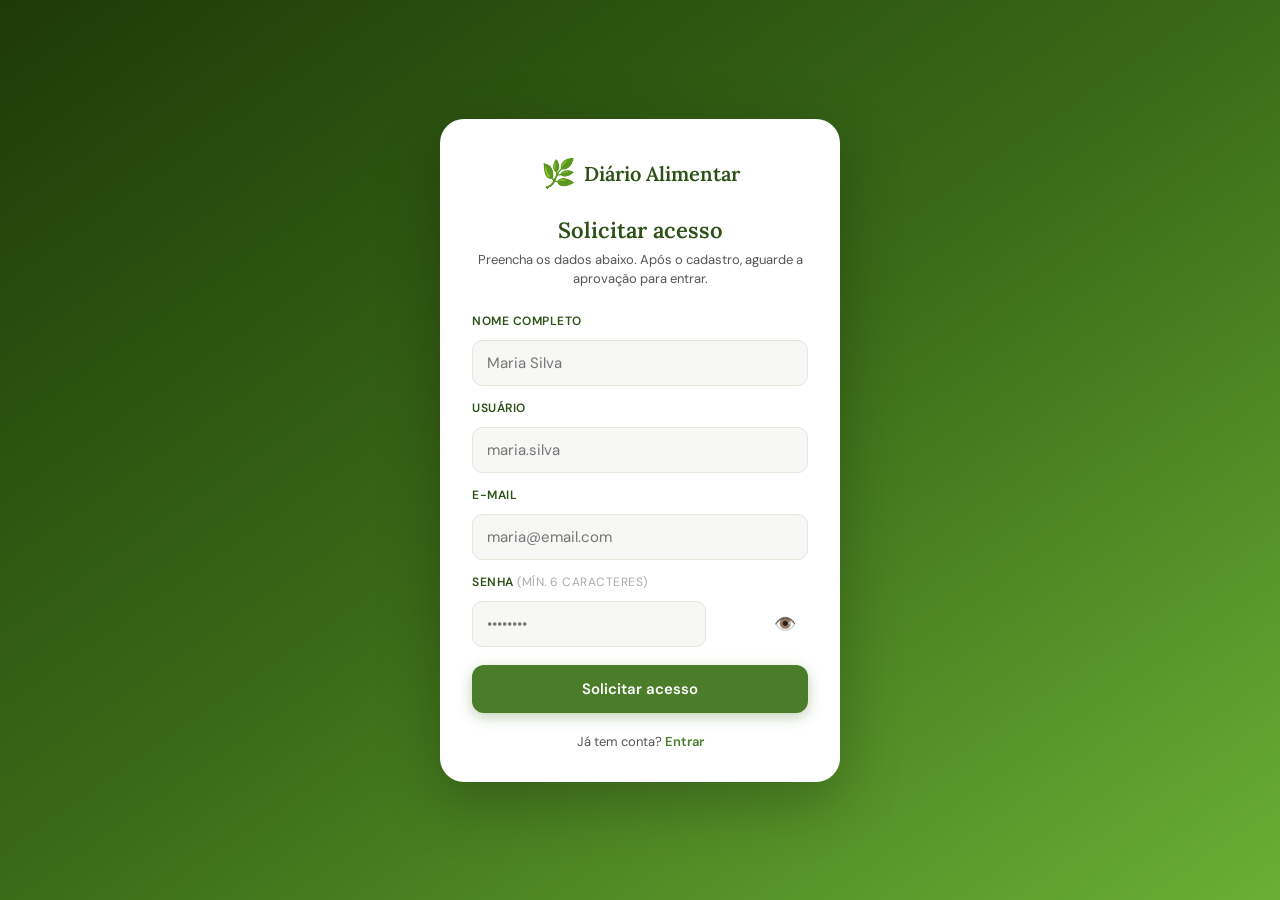
<file: templates/cadastro.html>
<!DOCTYPE html>
<html lang="pt-BR">
<head>
  <meta charset="UTF-8"/>
  <meta name="viewport" content="width=device-width,initial-scale=1.0,maximum-scale=1.0"/>
  <title>Cadastro — Diário Alimentar</title>
  <link rel="preconnect" href="https://fonts.googleapis.com">
  <link href="https://fonts.googleapis.com/css2?family=Lora:wght@400;600&family=DM+Sans:wght@300;400;500;600&display=swap" rel="stylesheet">
  <link rel="stylesheet" href="/static/style.css"/>
  <link rel="stylesheet" href="/static/auth.css"/>
  <link rel="manifest" href="/manifest.json"/>
  <meta name="theme-color" content="#1E3A08"/>
  <meta name="mobile-web-app-capable" content="yes"/>
  <meta name="apple-mobile-web-app-capable" content="yes"/>
  <meta name="apple-mobile-web-app-status-bar-style" content="black-translucent"/>
  <meta name="apple-mobile-web-app-title" content="Diário Alimentar"/>
  <link rel="apple-touch-icon" href="/static/icons/icon-192.png"/>
</head>
<body class="auth-body">
  <div class="auth-card" id="formCard">
    <div class="auth-logo">
      <span class="logo-leaf">🌿</span>
      <span class="auth-logo-text">Diário Alimentar</span>
    </div>
    <h1 class="auth-titulo">Solicitar acesso</h1>
    <p class="auth-sub">Preencha os dados abaixo. Após o cadastro, aguarde a aprovação para entrar.</p>

    <div id="auth-erro" class="auth-erro" style="display:none"></div>

    <div class="auth-form">
      <div class="auth-campo">
        <label>Nome completo</label>
        <input type="text" id="nome" placeholder="Maria Silva" autocomplete="name"/>
      </div>
      <div class="auth-campo">
        <label>Usuário</label>
        <input type="text" id="username" placeholder="maria.silva" autocapitalize="none" autocomplete="username"/>
      </div>
      <div class="auth-campo">
        <label>E-mail</label>
        <input type="email" id="email" placeholder="maria@email.com" autocomplete="email"/>
      </div>
      <div class="auth-campo">
        <label>Senha <span style="font-weight:400;color:#aaa">(mín. 6 caracteres)</span></label>
        <div class="senha-wrap">
          <input type="password" id="senha" placeholder="••••••••" autocomplete="new-password"/>
          <button type="button" class="btn-olho" id="olhoSenha" tabindex="-1">👁️</button>
        </div>
      </div>
      <button class="auth-btn" id="btnCadastro">Solicitar acesso</button>
    </div>
    <p class="auth-link">Já tem conta? <a href="/login">Entrar</a></p>
  </div>

  <!-- Tela de sucesso -->
  <div class="auth-card" id="successCard" style="display:none; text-align:center">
    <div style="font-size:56px;margin-bottom:12px">✅</div>
    <h1 class="auth-titulo">Solicitação enviada!</h1>
    <p class="auth-sub" style="margin-top:8px">
      Seu cadastro foi recebido e está aguardando aprovação.<br>
      Quando liberado, você poderá entrar normalmente.
    </p>
    <a href="/login" class="auth-btn" style="display:block;margin-top:24px;text-decoration:none;text-align:center">Voltar ao login</a>
  </div>

  <style>
    .senha-wrap { position: relative; }
    .senha-wrap input { padding-right: 42px !important; }
    .btn-olho {
      position: absolute; right: 12px; top: 50%; transform: translateY(-50%);
      background: none; border: none; cursor: pointer; padding: 0;
      color: #aaa; font-size: 18px; line-height: 1; display: flex; align-items: center;
    }
    .btn-olho:hover { color: var(--verde-medio); }
  </style>
  <script>
    const btn  = document.getElementById('btnCadastro');
    const erro = document.getElementById('auth-erro');

    btn.addEventListener('click', async () => {
      const nome     = document.getElementById('nome').value.trim();
      const username = document.getElementById('username').value.trim().toLowerCase();
      const email    = document.getElementById('email').value.trim().toLowerCase();
      const senha    = document.getElementById('senha').value;
      if (!nome || !username || !email || !senha) { show('Preencha todos os campos.'); return; }
      btn.textContent = 'Enviando...'; btn.disabled = true;
      try {
        const r = await fetch('/api/cadastro', {
          method:'POST', headers:{'Content-Type':'application/json'},
          body: JSON.stringify({nome, username, email, senha})
        });
        const d = await r.json();
        if (d.sucesso) {
          document.getElementById('formCard').style.display = 'none';
          document.getElementById('successCard').style.display = 'block';
        } else { show(d.erro); }
      } catch { show('Erro de conexão.'); }
      finally { btn.textContent = 'Solicitar acesso'; btn.disabled = false; }
    });

    function show(msg) { erro.textContent = msg; erro.style.display = 'block'; }
    document.getElementById('olhoSenha').addEventListener('click', () => {
      const inp = document.getElementById('senha');
      inp.type = inp.type === 'password' ? 'text' : 'password';
    });
  </script>
</body>
</html>
</file>
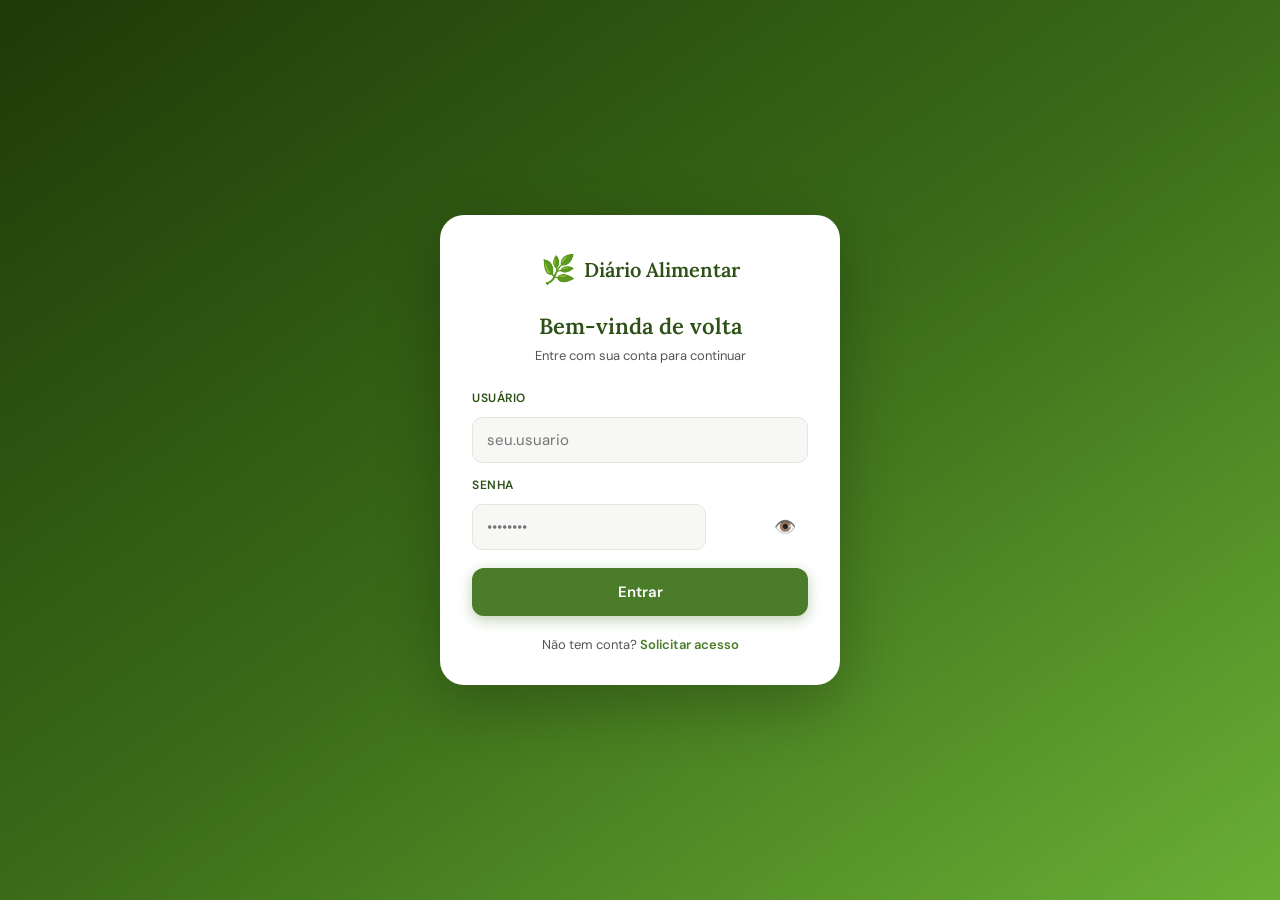
<file: templates/login.html>
<!DOCTYPE html>
<html lang="pt-BR">
<head>
  <meta charset="UTF-8"/>
  <meta name="viewport" content="width=device-width,initial-scale=1.0,maximum-scale=1.0"/>
  <title>Entrar — Diário Alimentar</title>
  <link rel="preconnect" href="https://fonts.googleapis.com">
  <link href="https://fonts.googleapis.com/css2?family=Lora:wght@400;600&family=DM+Sans:wght@300;400;500;600&display=swap" rel="stylesheet">
  <link rel="stylesheet" href="/static/style.css"/>
  <link rel="stylesheet" href="/static/auth.css"/>
  <link rel="manifest" href="/manifest.json"/>
  <meta name="theme-color" content="#1E3A08"/>
  <meta name="mobile-web-app-capable" content="yes"/>
  <meta name="apple-mobile-web-app-capable" content="yes"/>
  <meta name="apple-mobile-web-app-status-bar-style" content="black-translucent"/>
  <meta name="apple-mobile-web-app-title" content="Diário Alimentar"/>
  <link rel="apple-touch-icon" href="/static/icons/icon-192.png"/>
</head>
<body class="auth-body">
  <div class="auth-card">
    <div class="auth-logo">
      <span class="logo-leaf">🌿</span>
      <span class="auth-logo-text">Diário Alimentar</span>
    </div>
    <h1 class="auth-titulo">Bem-vinda de volta</h1>
    <p class="auth-sub">Entre com sua conta para continuar</p>

    <div id="auth-erro" class="auth-erro" style="display:none"></div>

    <div class="auth-form">
      <div class="auth-campo">
        <label>Usuário</label>
        <input type="text" id="username" placeholder="seu.usuario" autocomplete="username" autocapitalize="none"/>
      </div>
      <div class="auth-campo">
        <label>Senha</label>
        <div class="senha-wrap">
          <input type="password" id="senha" placeholder="••••••••" autocomplete="current-password"/>
          <button type="button" class="btn-olho" id="olhoSenha" tabindex="-1">👁️</button>
        </div>
      </div>
      <button class="auth-btn" id="btnLogin">Entrar</button>
    </div>

    <p class="auth-link">Não tem conta? <a href="/cadastro">Solicitar acesso</a></p>
  </div>

  <style>
    .senha-wrap { position: relative; }
    .senha-wrap input { padding-right: 42px !important; }
    .btn-olho {
      position: absolute; right: 12px; top: 50%; transform: translateY(-50%);
      background: none; border: none; cursor: pointer; padding: 0;
      color: #aaa; font-size: 18px; line-height: 1; display: flex; align-items: center;
    }
    .btn-olho:hover { color: var(--verde-medio); }
  </style>
  <script>
    const btn = document.getElementById('btnLogin');
    const erro = document.getElementById('auth-erro');

    async function login() {
      const username = document.getElementById('username').value.trim();
      const senha    = document.getElementById('senha').value;
      if (!username || !senha) { mostrarErro('Preencha todos os campos.'); return; }
      btn.textContent = 'Entrando...'; btn.disabled = true;
      try {
        const r = await fetch('/api/login', {
          method:'POST', headers:{'Content-Type':'application/json'},
          body: JSON.stringify({username, senha})
        });
        const d = await r.json();
        if (d.sucesso) { window.location.href = '/'; }
        else { mostrarErro(d.erro); }
      } catch { mostrarErro('Erro de conexão. Tente novamente.'); }
      finally { btn.textContent = 'Entrar'; btn.disabled = false; }
    }

    function mostrarErro(msg) {
      erro.textContent = msg; erro.style.display = 'block';
    }

    btn.addEventListener('click', login);
    document.getElementById('olhoSenha').addEventListener('click', () => {
      const inp = document.getElementById('senha');
      inp.type = inp.type === 'password' ? 'text' : 'password';
    });
    document.addEventListener('keydown', e => { if (e.key === 'Enter') login(); });
  </script>
</body>
</html>
</file>
<file: static/style.css>
/* ===== RESET & BASE ===== */
*, *::before, *::after { box-sizing: border-box; margin: 0; padding: 0; }

:root {
  --verde-escuro: #2D5016;
  --verde-medio: #4A7C2A;
  --verde-claro: #7CB84A;
  --verde-palido: #C8E6A0;
  --verde-bg: #F0F7E8;
  --amarelo-lanche: #F5C842;
  --amarelo-lanche-bg: #FFF8DC;
  --roxo-belisco: #6B3FA0;
  --roxo-belisco-bg: #F3EEFF;
  --roxo-belisco-borda: #D8C5F5;
  --branco: #FFFFFF;
  --cinza-leve: #F7F7F5;
  --cinza-borda: #E2E8DA;
  --cinza-texto: #555;
  --sombra: 0 2px 12px rgba(45,80,22,0.10);
  --sombra-forte: 0 6px 24px rgba(45,80,22,0.15);
  --radius: 16px;
  --radius-sm: 10px;
}

html { font-size: 16px; }

body {
  font-family: 'DM Sans', sans-serif;
  background: var(--verde-bg);
  color: #2a2a2a;
  min-height: 100vh;
  padding-bottom: 40px;
}

/* ===== HEADER ===== */
.header {
  background: var(--verde-escuro);
  padding: 0;
  position: sticky;
  top: 0;
  z-index: 100;
  box-shadow: 0 2px 16px rgba(0,0,0,0.18);
}

.header-inner {
  max-width: 520px;
  margin: 0 auto;
  padding: 14px 18px;
  display: flex;
  align-items: center;
  justify-content: space-between;
}

.logo { display: flex; align-items: center; gap: 8px; }
.logo-leaf { font-size: 22px; }
.logo-text {
  font-family: 'Lora', serif;
  font-size: 18px;
  font-weight: 600;
  color: #fff;
  letter-spacing: 0.3px;
}

.btn-pdf {
  display: flex;
  align-items: center;
  gap: 6px;
  background: rgba(255,255,255,0.12);
  border: 1.5px solid rgba(255,255,255,0.3);
  color: #fff;
  font-family: 'DM Sans', sans-serif;
  font-size: 13px;
  font-weight: 500;
  padding: 7px 13px;
  border-radius: 20px;
  cursor: pointer;
  transition: background 0.2s;
  text-decoration: none;
}
.btn-pdf:hover { background: rgba(255,255,255,0.22); }

/* Header em mobile: esconde nome e compacta botões */
@media (max-width: 480px) {
  #nomeUsuario { display: none !important; }

  .btn-pdf {
    padding: 6px 10px;
    font-size: 12px;
    gap: 4px;
  }

  .header-inner {
    gap: 6px;
    padding: 12px 12px;
  }
}

/* ===== CALENDÁRIO ===== */
.calendario-wrapper {
  max-width: 520px;
  margin: 0 auto;
  background: var(--branco);
  padding: 16px 16px 12px;
  border-radius: 0 0 var(--radius) var(--radius);
  box-shadow: var(--sombra);
  margin-bottom: 18px;
}

.calendario-header {
  display: flex;
  align-items: center;
  justify-content: space-between;
  margin-bottom: 10px;
}

.cal-nav {
  background: none;
  border: none;
  font-size: 26px;
  color: var(--verde-medio);
  cursor: pointer;
  padding: 0 8px;
  line-height: 1;
  transition: color 0.15s;
}
.cal-nav:hover { color: var(--verde-escuro); }

.cal-mes-ano {
  font-family: 'Lora', serif;
  font-size: 16px;
  font-weight: 600;
  color: var(--verde-escuro);
  text-transform: capitalize;
}

.cal-dias-semana {
  display: grid;
  grid-template-columns: repeat(7, 1fr);
  text-align: center;
  margin-bottom: 6px;
}
.cal-dias-semana span {
  font-size: 11px;
  font-weight: 600;
  color: var(--verde-medio);
  text-transform: uppercase;
  letter-spacing: 0.5px;
  padding: 4px 0;
}

.cal-grid {
  display: grid;
  grid-template-columns: repeat(7, 1fr);
  gap: 3px;
}

.cal-dia {
  aspect-ratio: 1;
  display: flex;
  align-items: center;
  justify-content: center;
  border-radius: 50%;
  font-size: 13px;
  font-weight: 500;
  cursor: pointer;
  transition: all 0.15s;
  position: relative;
  color: #333;
}

.cal-dia:hover:not(.vazio):not(.outro-mes) {
  background: var(--verde-palido);
  color: var(--verde-escuro);
}

.cal-dia.outro-mes { color: #ccc; cursor: default; }
.cal-dia.hoje { border: 2px solid var(--verde-claro); color: var(--verde-escuro); font-weight: 700; }
.cal-dia.selecionado { background: var(--verde-medio) !important; color: #fff !important; font-weight: 700; }

.cal-dia.tem-registro::after {
  content: '';
  position: absolute;
  bottom: 3px;
  width: 5px;
  height: 5px;
  border-radius: 50%;
  background: var(--verde-claro);
}
.cal-dia.selecionado::after { background: rgba(255,255,255,0.7); }

/* ===== MAIN ===== */
.main-content {
  max-width: 520px;
  margin: 0 auto;
  padding: 0 14px;
}

.dia-titulo-wrap {
  text-align: center;
  margin-bottom: 14px;
}

.dia-titulo {
  font-family: 'Lora', serif;
  font-size: 20px;
  font-weight: 600;
  color: var(--verde-escuro);
  text-transform: capitalize;
}

.dia-sub {
  font-size: 13px;
  color: var(--cinza-texto);
  display: block;
  margin-top: 2px;
}

/* ===== OBSERVAÇÃO DO DIA ===== */
.obs-dia-wrap {
  background: var(--branco);
  border: 1.5px solid var(--cinza-borda);
  border-radius: var(--radius-sm);
  margin-bottom: 16px;
  overflow: hidden;
  box-shadow: 0 1px 6px rgba(45,80,22,0.06);
}

.obs-dia-bar {
  display: flex;
  align-items: center;
  justify-content: space-between;
  padding: 10px 14px;
  cursor: pointer;
  transition: background 0.15s;
}
.obs-dia-bar:hover { background: var(--cinza-leve); }
.obs-dia-bar.tem-obs { border-left: 3px solid var(--verde-claro); }

.obs-dia-label {
  font-size: 13px;
  font-weight: 500;
  color: var(--cinza-texto);
}
.obs-dia-bar.tem-obs .obs-dia-label { color: var(--verde-medio); font-weight: 600; }

.obs-dia-toggle {
  background: none;
  border: none;
  color: var(--cinza-texto);
  font-size: 14px;
  cursor: pointer;
  padding: 0 4px;
}

.obs-dia-body {
  padding: 10px 14px 12px;
  border-top: 1px solid var(--cinza-borda);
}

.obs-dia-textarea {
  width: 100%;
  border: 1.5px solid var(--cinza-borda);
  border-radius: 8px;
  padding: 10px 12px;
  font-family: 'DM Sans', sans-serif;
  font-size: 13px;
  color: #333;
  resize: vertical;
  outline: none;
  background: var(--cinza-leve);
  line-height: 1.5;
  transition: border-color 0.2s;
}
.obs-dia-textarea:focus { border-color: var(--verde-claro); background: #fff; }

.obs-dia-footer {
  display: flex;
  justify-content: flex-end;
  margin-top: 8px;
}

.obs-salvar-btn {
  padding: 7px 18px;
  background: var(--verde-medio);
  color: #fff;
  border: none;
  border-radius: 20px;
  font-family: 'DM Sans', sans-serif;
  font-size: 13px;
  font-weight: 600;
  cursor: pointer;
  transition: background 0.2s;
}
.obs-salvar-btn:hover { background: var(--verde-escuro); }

/* ===== PERÍODOS ===== */
.periodos { display: flex; flex-direction: column; gap: 14px; }

.periodo-card {
  background: var(--branco);
  border-radius: var(--radius);
  box-shadow: var(--sombra);
  overflow: hidden;
  border: 1.5px solid var(--cinza-borda);
}

.periodo-header {
  display: flex;
  align-items: center;
  gap: 8px;
  padding: 10px 12px;
  background: var(--cinza-leve);
  border-bottom: 1px solid var(--cinza-borda);
  flex-wrap: wrap;
}

.periodo-icon { font-size: 18px; }

.periodo-nome {
  font-family: 'Lora', serif;
  font-size: 15px;
  font-weight: 600;
  color: var(--verde-escuro);
  flex: 1;
}

.periodo-actions {
  display: flex;
  gap: 5px;
  flex-wrap: wrap;
}

.btn-add-tipo {
  font-family: 'DM Sans', sans-serif;
  font-size: 11px;
  font-weight: 600;
  padding: 4px 9px;
  border-radius: 20px;
  border: 1.5px solid var(--verde-medio);
  background: var(--branco);
  color: var(--verde-medio);
  cursor: pointer;
  transition: all 0.15s;
  white-space: nowrap;
}
.btn-add-tipo:hover { background: var(--verde-medio); color: #fff; }

.btn-lanche { border-color: #C8960A; color: #8B6914; }
.btn-lanche:hover { background: #C8960A; color: #fff; }

.btn-belisco { border-color: var(--roxo-belisco); color: var(--roxo-belisco); }
.btn-belisco:hover { background: var(--roxo-belisco); color: #fff; }

.periodo-entradas {
  padding: 10px 14px;
  display: flex;
  flex-direction: column;
  gap: 10px;
  min-height: 10px;
}

/* ===== ENTRADAS SALVAS ===== */
.entrada-card {
  border-radius: var(--radius-sm);
  padding: 10px 12px;
  position: relative;
}

.entrada-card.tipo-refeicao { background: var(--verde-bg); border: 1px solid var(--verde-palido); }
.entrada-card.tipo-lanche   { background: var(--amarelo-lanche-bg); border: 1px solid #F0D97A; }
.entrada-card.tipo-belisco  { background: var(--roxo-belisco-bg); border: 1px solid var(--roxo-belisco-borda); }

.entrada-horario {
  font-size: 11px;
  font-weight: 600;
  color: var(--cinza-texto);
  text-transform: uppercase;
  letter-spacing: 0.5px;
  margin-bottom: 4px;
  display: flex;
  align-items: center;
  gap: 5px;
}

.entrada-horario .badge {
  background: var(--verde-escuro);
  color: #fff;
  border-radius: 8px;
  padding: 1px 7px;
  font-size: 10px;
}
.entrada-card.tipo-lanche .entrada-horario .badge  { background: #8B6914; }
.entrada-card.tipo-belisco .entrada-horario .badge { background: var(--roxo-belisco); }

.entrada-alimentos { margin-top: 4px; }

.alimento-item {
  font-size: 13px;
  color: #333;
  padding: 1px 0;
  display: flex;
  align-items: baseline;
  gap: 4px;
}
.alimento-item::before { content: '•'; color: var(--verde-claro); font-size: 16px; line-height: 1; }
.entrada-card.tipo-lanche .alimento-item::before  { content: '🥪'; font-size: 12px; }
.entrada-card.tipo-belisco .alimento-item::before { content: '🍬'; font-size: 12px; }

.alimento-medida { font-size: 12px; color: var(--cinza-texto); font-weight: 500; }

.alimento-ingredientes {
  font-size: 11px;
  color: #999;
  font-style: italic;
  padding-left: 18px;
  margin-bottom: 2px;
  line-height: 1.4;
}



/* ===== MODAL ===== */
.modal-overlay {
  display: none;
  position: fixed;
  inset: 0;
  background: rgba(0,0,0,0.45);
  z-index: 200;
  align-items: flex-end;
  justify-content: center;
  padding: 0;
}
.modal-overlay.aberto { display: flex; animation: fadeInOverlay 0.2s ease; }

@keyframes fadeInOverlay { from{opacity:0} to{opacity:1} }

.modal {
  background: var(--branco);
  width: 100%;
  max-width: 520px;
  border-radius: 22px 22px 0 0;
  max-height: 88vh;
  overflow-y: auto;
  animation: slideUp 0.28s cubic-bezier(.34,1.3,.64,1);
}

.modal-pequeno { max-height: 60vh; }

@keyframes slideUp { from{transform:translateY(100%)} to{transform:translateY(0)} }

.modal-header {
  display: flex;
  align-items: center;
  justify-content: space-between;
  padding: 18px 20px 12px;
  border-bottom: 1px solid var(--cinza-borda);
  position: sticky;
  top: 0;
  background: var(--branco);
  z-index: 1;
}

.modal-titulo {
  font-family: 'Lora', serif;
  font-size: 17px;
  font-weight: 600;
  color: var(--verde-escuro);
}

.modal-close {
  background: var(--cinza-leve);
  border: none;
  width: 30px;
  height: 30px;
  border-radius: 50%;
  font-size: 15px;
  color: var(--cinza-texto);
  cursor: pointer;
  display: flex;
  align-items: center;
  justify-content: center;
}

.modal-body { padding: 16px 20px; }

.modal-footer {
  padding: 14px 20px 24px;
  display: flex;
  gap: 10px;
  border-top: 1px solid var(--cinza-borda);
  position: sticky;
  bottom: 0;
  background: var(--branco);
}

/* ===== INPUTS ===== */
label, .label-alimentos {
  display: block;
  font-size: 12px;
  font-weight: 600;
  color: var(--verde-escuro);
  text-transform: uppercase;
  letter-spacing: 0.5px;
  margin-bottom: 6px;
}
.label-alimentos { margin-top: 14px; }

.campo-horario { margin-bottom: 4px; }

.input-horario {
  width: 100%;
  padding: 10px 14px;
  border: 1.5px solid var(--cinza-borda);
  border-radius: var(--radius-sm);
  font-family: 'DM Sans', sans-serif;
  font-size: 15px;
  color: #333;
  outline: none;
  background: var(--cinza-leve);
  transition: border-color 0.2s;
}
.input-horario:focus { border-color: var(--verde-claro); background: #fff; }

/* Linha de alimento */
.alimento-row-wrap {
  background: var(--cinza-leve);
  border: 1.5px solid var(--cinza-borda);
  border-radius: var(--radius-sm);
  padding: 10px;
  margin-bottom: 8px;
  position: relative;
  transition: border-color 0.2s;
}
.alimento-row-wrap:focus-within { border-color: var(--verde-claro); }

.alimento-acoes-topo {
  display: flex;
  align-items: center;
  gap: 4px;
  width: 100%;
}

.input-alimento {
  flex: 1;
  border: none;
  background: transparent;
  font-family: 'DM Sans', sans-serif;
  font-size: 14px;
  color: #333;
  outline: none;
  padding: 2px 0;
  min-width: 0;
}
.input-alimento::placeholder { color: #aaa; }

/* Botão de ingredientes */
.btn-ingredientes {
  background: none;
  border: 1.5px solid #ddd;
  border-radius: 8px;
  padding: 3px 7px;
  font-size: 14px;
  cursor: pointer;
  color: #bbb;
  transition: all 0.15s;
  flex-shrink: 0;
  line-height: 1.4;
}
.btn-ingredientes:hover { border-color: var(--verde-claro); color: var(--verde-medio); background: var(--verde-bg); }
.btn-ingredientes.tem-ingredientes { border-color: var(--verde-medio); color: var(--verde-medio); background: var(--verde-bg); }

.btn-remover-alimento {
  background: none;
  border: none;
  font-size: 18px;
  color: #ccc;
  cursor: pointer;
  line-height: 1;
  transition: color 0.15s;
  flex-shrink: 0;
  padding: 0 2px;
}
.btn-remover-alimento:hover { color: #e74c3c; }

.alimento-medida-row {
  display: flex;
  gap: 8px;
  margin-top: 8px;
}

.input-qtd {
  width: 90px;
  flex-shrink: 0;
  border: 1.5px solid var(--cinza-borda);
  border-radius: 8px;
  padding: 7px 10px;
  font-family: 'DM Sans', sans-serif;
  font-size: 13px;
  background: #fff;
  outline: none;
  color: #333;
  transition: border-color 0.2s;
}
.input-qtd:focus { border-color: var(--verde-claro); }

.select-unidade {
  flex: 1;
  border: 1.5px solid var(--cinza-borda);
  border-radius: 8px;
  padding: 7px 10px;
  font-family: 'DM Sans', sans-serif;
  font-size: 13px;
  background: #fff;
  outline: none;
  color: #333;
  cursor: pointer;
  transition: border-color 0.2s;
}
.select-unidade:focus { border-color: var(--verde-claro); }

.btn-add-alimento {
  width: 100%;
  padding: 9px;
  border: 2px dashed var(--verde-palido);
  border-radius: var(--radius-sm);
  background: transparent;
  color: var(--verde-medio);
  font-family: 'DM Sans', sans-serif;
  font-size: 13px;
  font-weight: 600;
  cursor: pointer;
  margin-top: 4px;
  transition: all 0.15s;
}
.btn-add-alimento:hover { border-color: var(--verde-medio); background: var(--verde-bg); }

/* Botões do modal */
.btn-cancelar, .btn-salvar {
  flex: 1;
  padding: 13px;
  border-radius: var(--radius-sm);
  font-family: 'DM Sans', sans-serif;
  font-size: 15px;
  font-weight: 600;
  cursor: pointer;
  border: none;
  transition: all 0.15s;
}
.btn-cancelar { background: var(--cinza-leve); color: var(--cinza-texto); }
.btn-cancelar:hover { background: var(--cinza-borda); }
.btn-salvar { background: var(--verde-medio); color: #fff; box-shadow: 0 3px 10px rgba(74,124,42,0.3); }
.btn-salvar:hover { background: var(--verde-escuro); }
.btn-salvar:active { transform: scale(0.98); }

/* PDF obs */
.pdf-obs {
  font-size: 12px;
  color: var(--cinza-texto);
  margin-top: 14px;
  line-height: 1.5;
  background: var(--verde-bg);
  padding: 10px 12px;
  border-radius: 8px;
  border-left: 3px solid var(--verde-claro);
}

/* Vazio */
.vazio-msg { font-size: 13px; color: #bbb; text-align: center; padding: 8px 0 4px; font-style: italic; }

/* ===== RODAPÉ DO SITE ===== */
.site-footer {
  text-align: center;
  margin-top: 40px;
  padding-bottom: 20px;
  font-size: 12px;
  color: #aac08a;
  letter-spacing: 0.2px;
}
.site-footer strong {
  color: var(--verde-medio);
  font-weight: 600;
}

/* Scrollbar */
::-webkit-scrollbar { width: 5px; }
::-webkit-scrollbar-track { background: transparent; }
::-webkit-scrollbar-thumb { background: var(--verde-palido); border-radius: 3px; }

/* Toast */
.toast {
  position: fixed;
  bottom: 30px;
  left: 50%;
  transform: translateX(-50%) translateY(80px);
  background: var(--verde-escuro);
  color: #fff;
  padding: 11px 22px;
  border-radius: 30px;
  font-size: 14px;
  font-weight: 500;
  z-index: 9999;
  transition: transform 0.3s cubic-bezier(.34,1.4,.64,1), opacity 0.3s;
  opacity: 0;
  pointer-events: none;
}
.toast.show { transform: translateX(-50%) translateY(0); opacity: 1; }

/* ── Drag & Drop ── */
.drag-handle {
  display: inline-block;
  cursor: grab;
  color: #ccc;
  font-size: 18px;
  padding: 0 4px 0 0;
  user-select: none;
  touch-action: none;
  vertical-align: middle;
  line-height: 1;
  flex-shrink: 0;
}
.drag-handle:active { cursor: grabbing; }
.alimento-row-wrap.drag-over {
  border-color: var(--verde-claro);
  background: var(--verde-bg);
  box-shadow: 0 0 0 2px var(--verde-palido);
}

/* ── Botões de editar/deletar na entrada ── */
.entrada-btns {
  position: absolute;
  top: 8px;
  right: 8px;
  display: flex;
  flex-direction: row;
  align-items: center;
  gap: 2px;
}
.btn-editar,
.btn-deletar,
.btn-copiar {
  background: none;
  border: none;
  cursor: pointer;
  padding: 3px 5px;
  border-radius: 6px;
  line-height: 1;
  transition: color 0.15s, background 0.15s;
}
.btn-copiar  { font-size: 13px; color: #aaa; }
.btn-editar  { font-size: 13px; color: #aaa; }
.btn-deletar { font-size: 15px; color: #ccc; }
.btn-copiar:hover  { color: #3b82f6; background: #eff6ff; }
.btn-editar:hover  { color: var(--verde-medio); background: var(--verde-bg); }
.btn-deletar:hover { color: #e74c3c; background: #fef0f0; }
/* ── Modal de confirmação ── */
.confirm-overlay {
  display: none;
  position: fixed;
  inset: 0;
  background: rgba(0,0,0,0.45);
  z-index: 999;
  align-items: center;
  justify-content: center;
  padding: 24px;
}
.confirm-overlay.aberto { display: flex; animation: fadeInOverlay 0.18s ease; }

.confirm-box {
  background: var(--branco);
  border-radius: 20px;
  padding: 28px 24px 20px;
  width: 100%;
  max-width: 320px;
  box-shadow: 0 12px 40px rgba(0,0,0,0.22);
  animation: scaleIn 0.2s cubic-bezier(.34,1.4,.64,1);
}

@keyframes scaleIn { from{transform:scale(0.88);opacity:0} to{transform:scale(1);opacity:1} }

.confirm-msg {
  font-family: 'DM Sans', sans-serif;
  font-size: 15px;
  color: #222;
  text-align: center;
  margin-bottom: 22px;
  line-height: 1.5;
}

.confirm-btns {
  display: flex;
  gap: 10px;
}

.confirm-btn-cancel, .confirm-btn-ok {
  flex: 1;
  padding: 12px;
  border: none;
  border-radius: 12px;
  font-family: 'DM Sans', sans-serif;
  font-size: 14px;
  font-weight: 600;
  cursor: pointer;
  transition: opacity 0.15s;
}

.confirm-btn-cancel {
  background: var(--cinza-leve);
  color: var(--cinza-texto);
}

.confirm-btn-ok {
  background: var(--verde-medio);
  color: #fff;
}

.confirm-btn-ok.perigo {
  background: #e74c3c;
  color: #fff;
}

.confirm-btn-cancel:hover, .confirm-btn-ok:hover { opacity: 0.82; }

/* ── Busca por alimento ── */
.busca-input-wrap { margin-bottom: 14px; }

.busca-resultados {
  max-height: 55vh;
  overflow-y: auto;
}

.busca-loading, .busca-vazio {
  text-align: center;
  color: #bbb;
  font-size: 13px;
  padding: 24px 0;
  font-style: italic;
}

.busca-grupo { margin-bottom: 14px; }

.busca-data-btn {
  background: var(--verde-bg);
  border: none;
  border-radius: 10px;
  padding: 6px 12px;
  font-family: 'DM Sans', sans-serif;
  font-size: 13px;
  font-weight: 600;
  color: var(--verde-escuro);
  cursor: pointer;
  margin-bottom: 6px;
  transition: background 0.15s;
  display: block;
  width: 100%;
  text-align: left;
}
.busca-data-btn:hover { background: #c8e6a0; }

.busca-ocorrencias {
  display: flex;
  flex-direction: column;
  gap: 4px;
  padding-left: 8px;
}

.busca-item {
  display: flex;
  align-items: center;
  gap: 8px;
  font-size: 13px;
  padding: 5px 8px;
  border-radius: 8px;
  background: var(--cinza-leve);
}

.busca-periodo { font-size: 12px; flex-shrink: 0; }
.busca-nome    { flex: 1; color: #333; font-weight: 500; }
.busca-hora    { font-size: 11px; color: #aaa; flex-shrink: 0; }
.busca-med     { font-weight: 400; color: #888; font-size: 12px; }
</file>
<file: static/auth.css>
.auth-body {
  min-height: 100vh;
  display: flex;
  align-items: center;
  justify-content: center;
  padding: 20px;
  background: linear-gradient(145deg, #1E3A08 0%, #3A6B18 50%, #6AAF35 100%);
}

.auth-card {
  background: #fff;
  border-radius: 24px;
  padding: 36px 32px 32px;
  width: 100%;
  max-width: 400px;
  box-shadow: 0 20px 60px rgba(0,0,0,0.25);
}

.auth-logo {
  display: flex;
  align-items: center;
  justify-content: center;
  gap: 8px;
  margin-bottom: 24px;
}

.logo-leaf { font-size: 28px; }

.auth-logo-text {
  font-family: 'Lora', serif;
  font-size: 20px;
  font-weight: 600;
  color: var(--verde-escuro);
}

.auth-titulo {
  font-family: 'Lora', serif;
  font-size: 22px;
  font-weight: 600;
  color: var(--verde-escuro);
  text-align: center;
  margin-bottom: 6px;
}

.auth-sub {
  font-size: 13px;
  color: var(--cinza-texto);
  text-align: center;
  margin-bottom: 24px;
  line-height: 1.5;
}

.auth-erro {
  background: #FEE2E2;
  border: 1px solid #FECACA;
  color: #B91C1C;
  border-radius: 10px;
  padding: 10px 14px;
  font-size: 13px;
  margin-bottom: 16px;
  line-height: 1.4;
}

.auth-form { display: flex; flex-direction: column; gap: 14px; }

.auth-campo { display: flex; flex-direction: column; gap: 5px; }

.auth-campo label {
  font-size: 12px;
  font-weight: 600;
  color: var(--verde-escuro);
  text-transform: uppercase;
  letter-spacing: 0.5px;
}

.auth-campo input {
  padding: 12px 14px;
  border: 1.5px solid var(--cinza-borda);
  border-radius: 10px;
  font-family: 'DM Sans', sans-serif;
  font-size: 15px;
  color: #333;
  outline: none;
  background: var(--cinza-leve);
  transition: border-color 0.2s, background 0.2s;
}

.auth-campo input:focus {
  border-color: var(--verde-claro);
  background: #fff;
}

.auth-btn {
  margin-top: 4px;
  padding: 14px;
  background: var(--verde-medio);
  color: #fff;
  border: none;
  border-radius: 12px;
  font-family: 'DM Sans', sans-serif;
  font-size: 15px;
  font-weight: 600;
  cursor: pointer;
  transition: background 0.2s, transform 0.1s;
  box-shadow: 0 4px 14px rgba(74,124,42,0.35);
}

.auth-btn:hover  { background: var(--verde-escuro); }
.auth-btn:active { transform: scale(0.98); }
.auth-btn:disabled { opacity: 0.6; cursor: default; }

.auth-link {
  text-align: center;
  margin-top: 20px;
  font-size: 13px;
  color: var(--cinza-texto);
}

.auth-link a {
  color: var(--verde-medio);
  font-weight: 600;
  text-decoration: none;
}

.auth-link a:hover { text-decoration: underline; }
</file>
